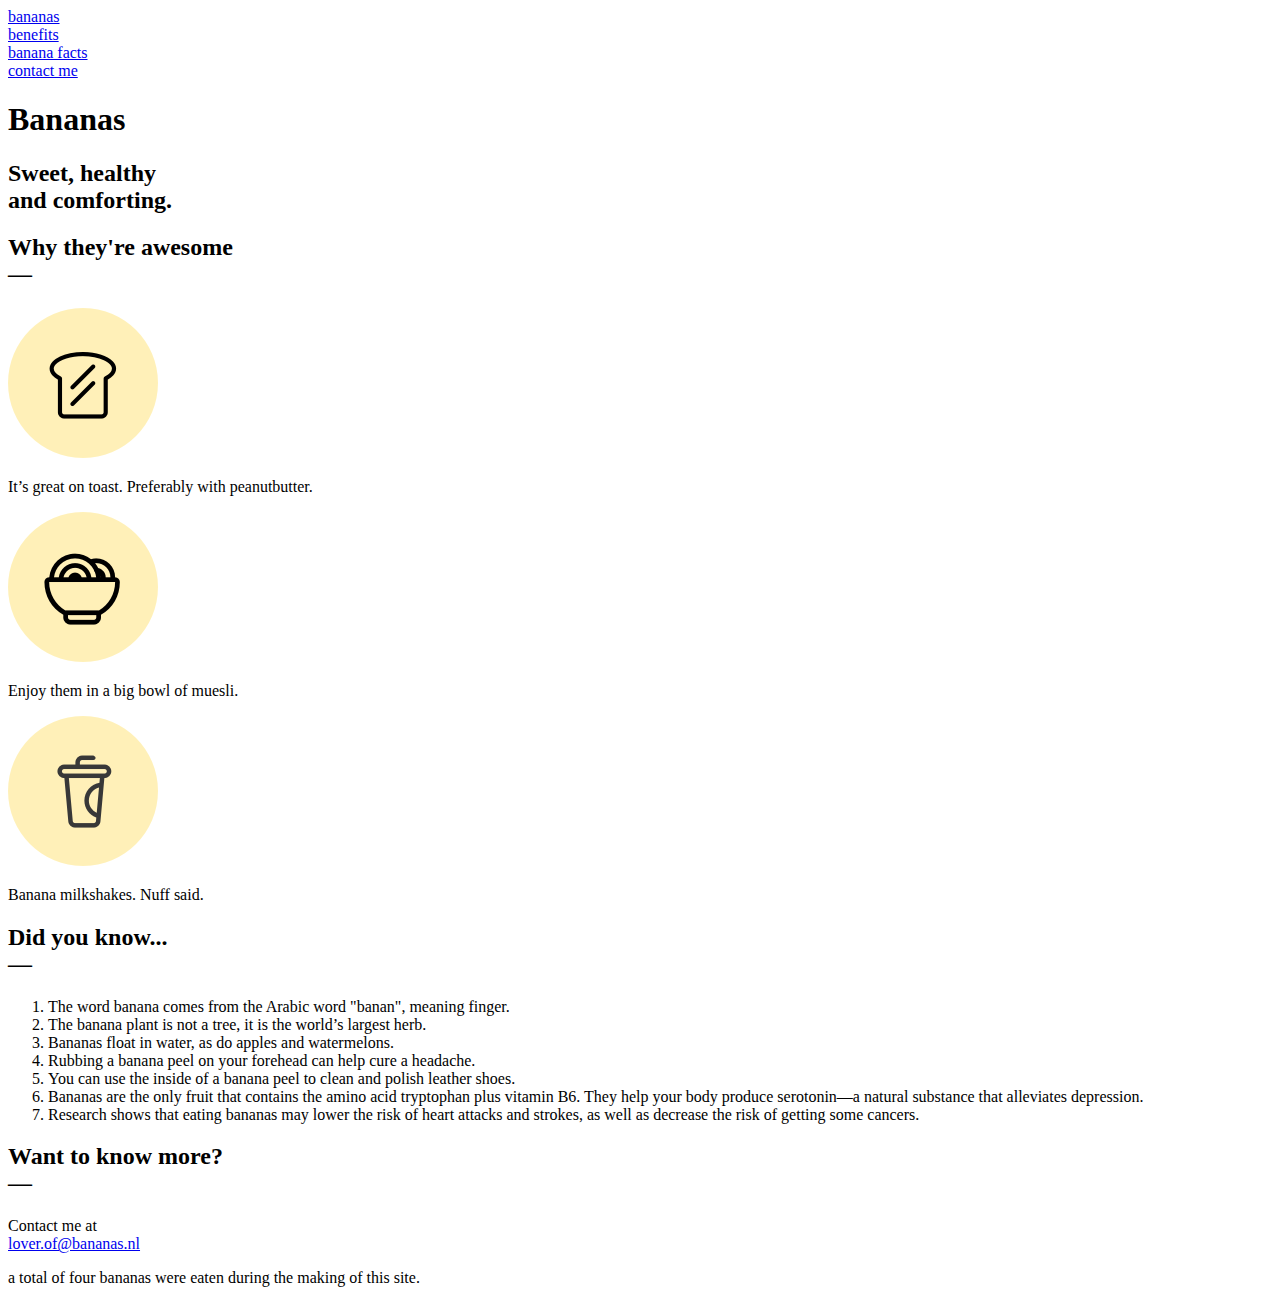
<file: shesharp_lesson/examples/exercise-1/index.html>
<!DOCTYPE html>
<html>
<head>
  <title>Bananas</title>
  <!-- EXERCISE 05. Paste the link to your google fonts here. -->
  <!-- EXERCISE 04. Uncomment below to link to your css -->
  <!-- <link rel="stylesheet" type="text/css" href="style.css"> -->
</head>
<body>

  <!-- Page section - navigation -->
  <header>
    <nav>
      <li class="nav-logo"><a href="/">bananas</a></li>
      <li class="nav-item"><a href="#benefits">benefits</a></li>
      <li class="nav-item"><a href="#facts">banana facts</a></li>
      <li class="nav-item"><a href="#contact">contact me</a></li>
    </nav>
  </header>

  <!-- Page section - landing -->
  <section class="landing">
    <h1 class="landing-title">Bananas</h1>
    <h2 class="landing-subtitle">Sweet, healthy <br>and comforting.</h2>
  </section>

  <!-- Page section - benefits -->
  <section id="benefits" class="benefits">
    <h2 class="section-title">
      Why they're awesome
      <br>&mdash;
    </h2>
    <div class="benefits-row">
      <article class="benefits-column">
        <img src="toast.png" class="benefits-icon">
        <p>
          It’s great on toast. Preferably with peanutbutter.
        </p>
      </article>
      <article class="benefits-column">
        <img src="muesli.png" class="benefits-icon">
        <p>
          Enjoy them in a big bowl of muesli.
        </p>
      </article>
      <article class="benefits-column">
        <img src="milkshake.png" class="benefits-icon">
        <p>
          Banana milkshakes. Nuff said.
        </p>
      </article>
    </div>
  </section>

  <!-- Page section - Did You Know ... -->
  <section id="facts" class="facts">
    <h2 class="section-title">
      Did you know...
      <br>&mdash;
    </h2>
    <ol>
      <li>The word banana comes from the Arabic word "banan", meaning finger.</li>
      <li>The banana plant is not a tree, it is the world’s largest herb.</li>
      <li>Bananas float in water, as do apples and watermelons.</li>
      <li>Rubbing a banana peel on your forehead can help cure a headache.</li>
      <li>You can use the inside of a banana peel to clean and polish leather shoes.</li>
      <li>Bananas are the only fruit that contains the amino acid tryptophan plus vitamin B6. They help your body produce serotonin—a natural substance that alleviates depression.</li>
      <li>Research shows that eating bananas may lower the risk of heart attacks and strokes, as well as decrease the risk of getting some cancers.</li>
    </ol>
  </section>

  <!-- Want to know more? -->
  <section id="contact" class="contact">
    <h2 class="section-title">
      Want to know more?
      <br>&mdash;
    </h2>
    <p>
      Contact me at<br>
      <a href="mailto:lover@bananas.nl">lover.of@bananas.nl</a>
    </p>
  </section>

  <!-- Footer -->
  <footer>
    a total of <span>four</span> bananas were eaten during the making of this site.
  </footer>
</body>
</html>
</file>
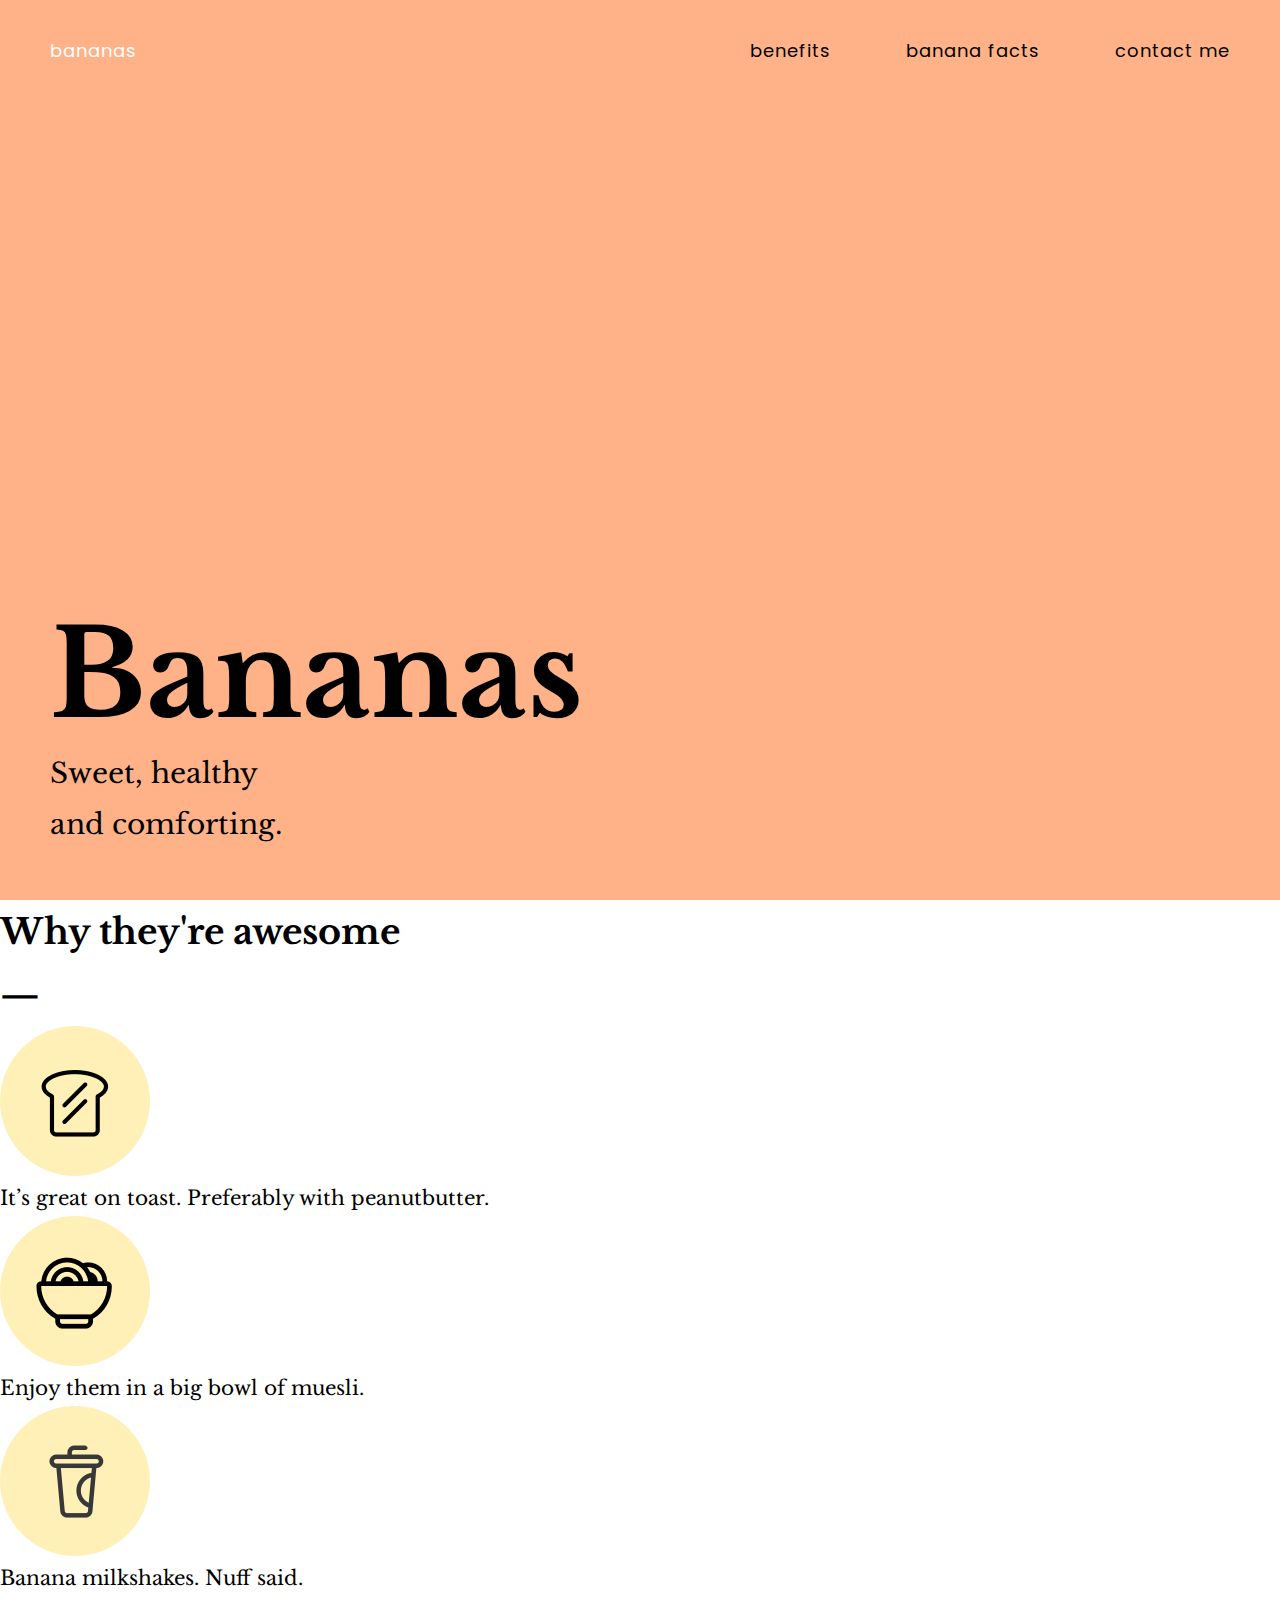
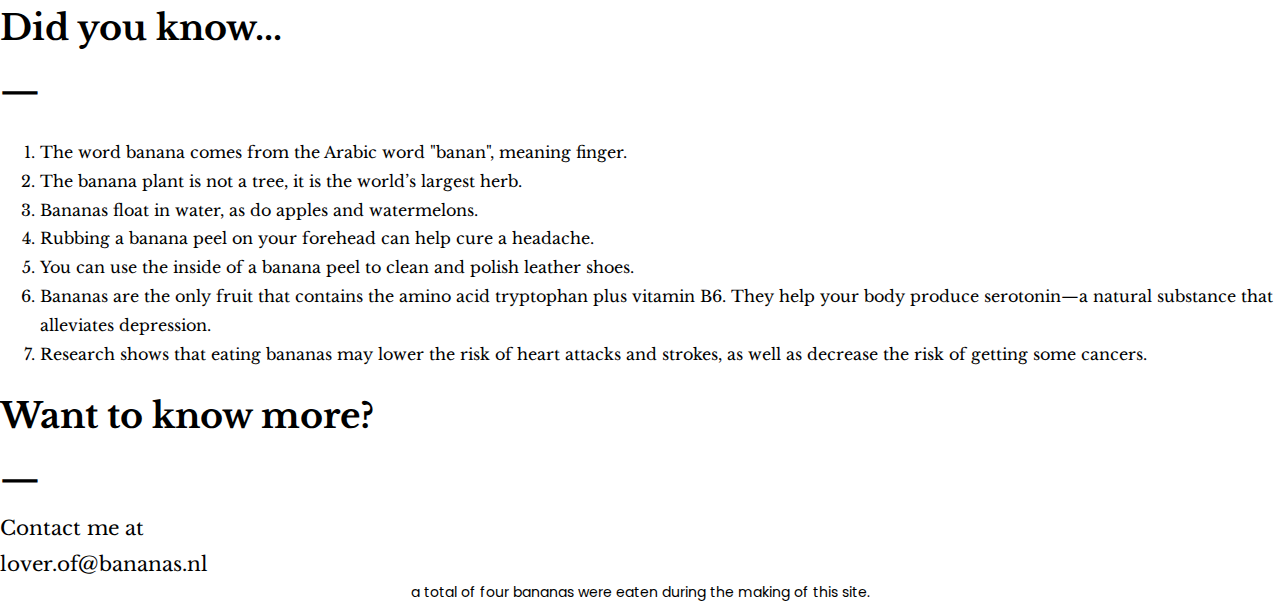
<file: shesharp_lesson/examples/exercise-2/index.html>
<!DOCTYPE html>
<html>
<head>
  <title>Bananas</title>
  <link href="https://fonts.googleapis.com/css?family=Libre+Baskerville:400,700" rel="stylesheet">
  <link href="https://fonts.googleapis.com/css?family=Poppins:400" rel="stylesheet">
  <link rel="stylesheet" type="text/css" href="style.css">
</head>
<body>

  <!-- Page section - navigation -->
  <header>
    <nav>
      <li class="nav-logo"><a href="/">bananas</a></li>
      <li class="nav-item"><a href="#benefits">benefits</a></li>
      <li class="nav-item"><a href="#facts">banana facts</a></li>
      <li class="nav-item"><a href="#contact">contact me</a></li>
    </nav>
  </header>

  <!-- Page section - landing -->
  <section class="landing">
    <h1 class="landing-title">Bananas</h1>
    <h2 class="landing-subtitle">Sweet, healthy <br>and comforting.</h2>
  </section>

  <!-- Page section - benefits -->
  <section id="benefits" class="benefits">
    <h2 class="section-title">
      Why they're awesome
      <br>&mdash;
    </h2>
    <div class="benefits-row">
      <article class="benefits-column">
        <img src="toast.png" class="benefits-icon">
        <p>
          It’s great on toast. Preferably with peanutbutter.
        </p>
      </article>
      <article class="benefits-column">
        <img src="muesli.png" class="benefits-icon">
        <p>
          Enjoy them in a big bowl of muesli.
        </p>
      </article>
      <article class="benefits-column">
        <img src="milkshake.png" class="benefits-icon">
        <p>
          Banana milkshakes. Nuff said.
        </p>
      </article>
    </div>
  </section>

  <!-- Page section - Did You Know ... -->
  <section id="facts" class="facts">
    <h2 class="section-title">
      Did you know...
      <br>&mdash;
    </h2>
    <ol>
      <li>The word banana comes from the Arabic word "banan", meaning finger.</li>
      <li>The banana plant is not a tree, it is the world’s largest herb.</li>
      <li>Bananas float in water, as do apples and watermelons.</li>
      <li>Rubbing a banana peel on your forehead can help cure a headache.</li>
      <li>You can use the inside of a banana peel to clean and polish leather shoes.</li>
      <li>Bananas are the only fruit that contains the amino acid tryptophan plus vitamin B6. They help your body produce serotonin—a natural substance that alleviates depression.</li>
      <li>Research shows that eating bananas may lower the risk of heart attacks and strokes, as well as decrease the risk of getting some cancers.</li>
    </ol>
  </section>

  <!-- Want to know more? -->
  <section id="contact" class="contact">
    <h2 class="section-title">
      Want to know more?
      <br>&mdash;
    </h2>
    <p>
      Contact me at<br>
      <a href="mailto:lover@bananas.nl">lover.of@bananas.nl</a>
    </p>
  </section>

  <!-- Footer -->
  <footer>
    a total of <span>four</span> bananas were eaten during the making of this site.
  </footer>
</body>
</html>
</file>
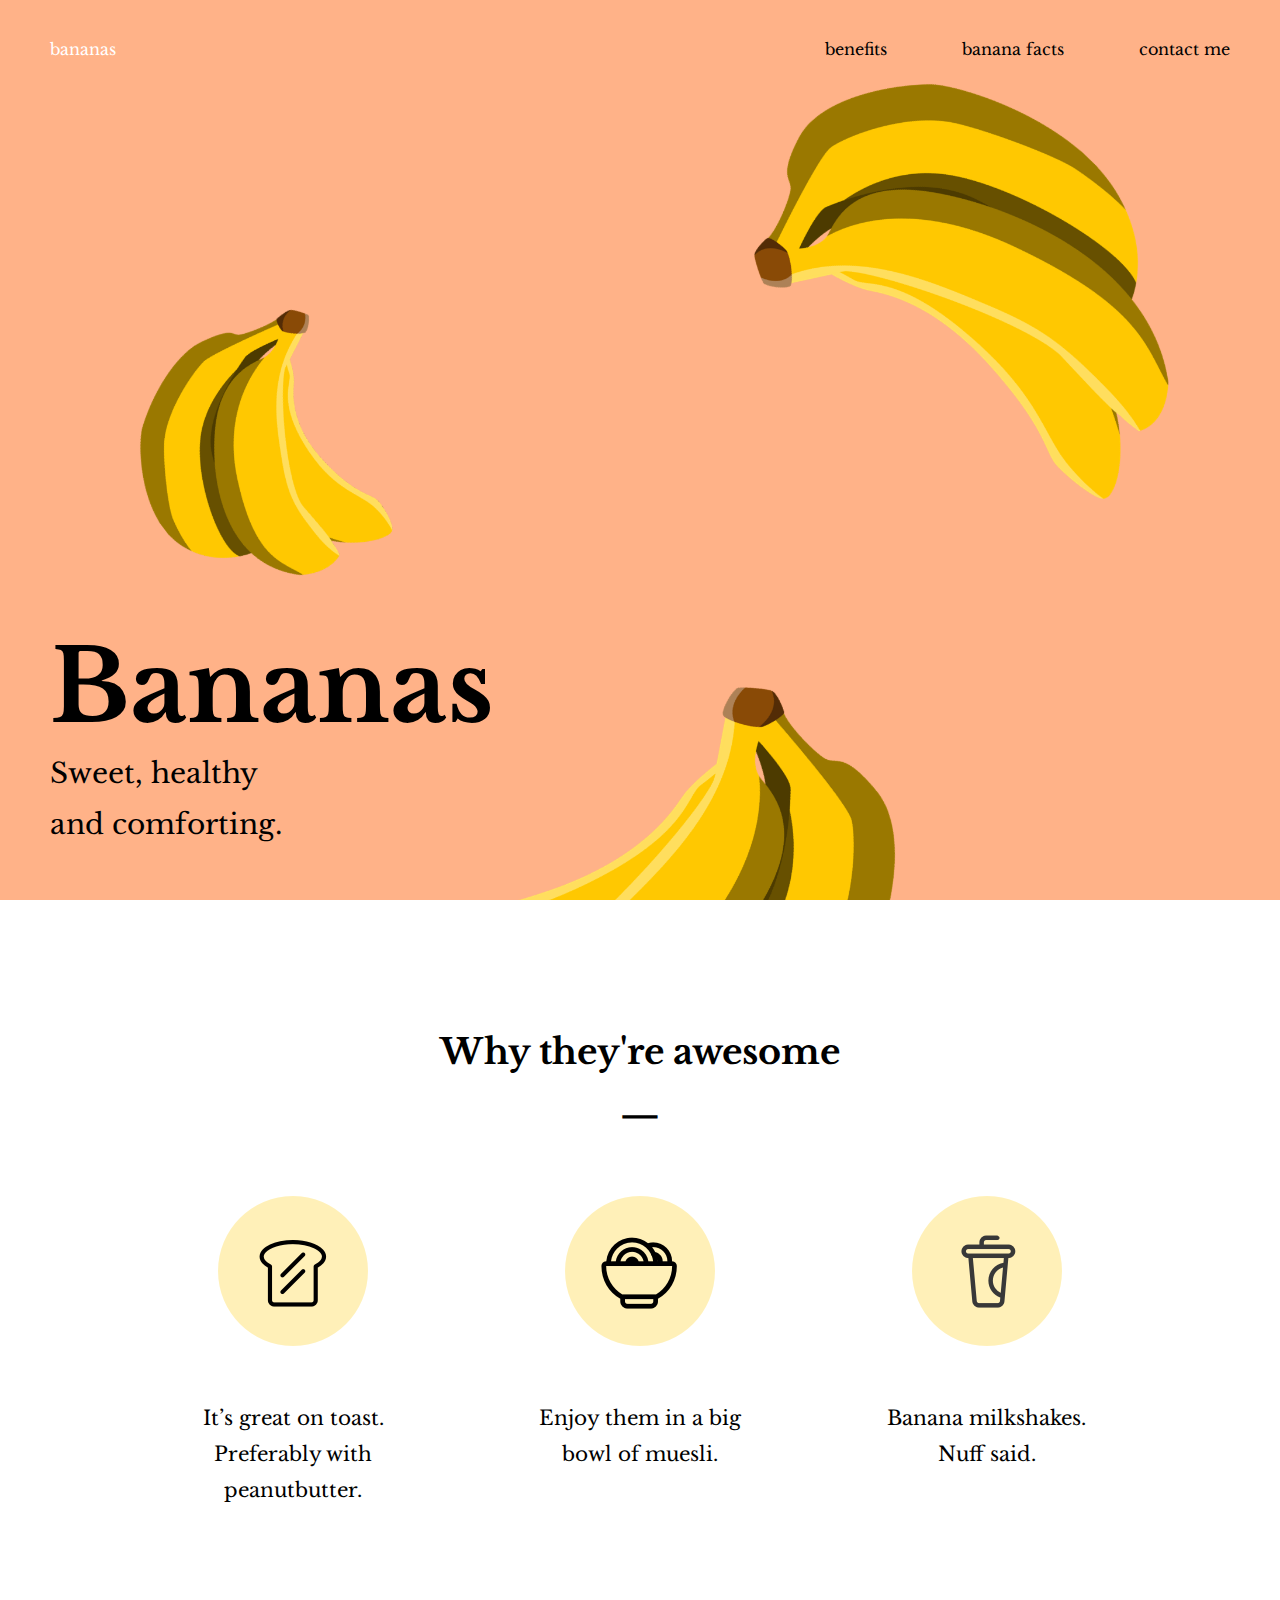
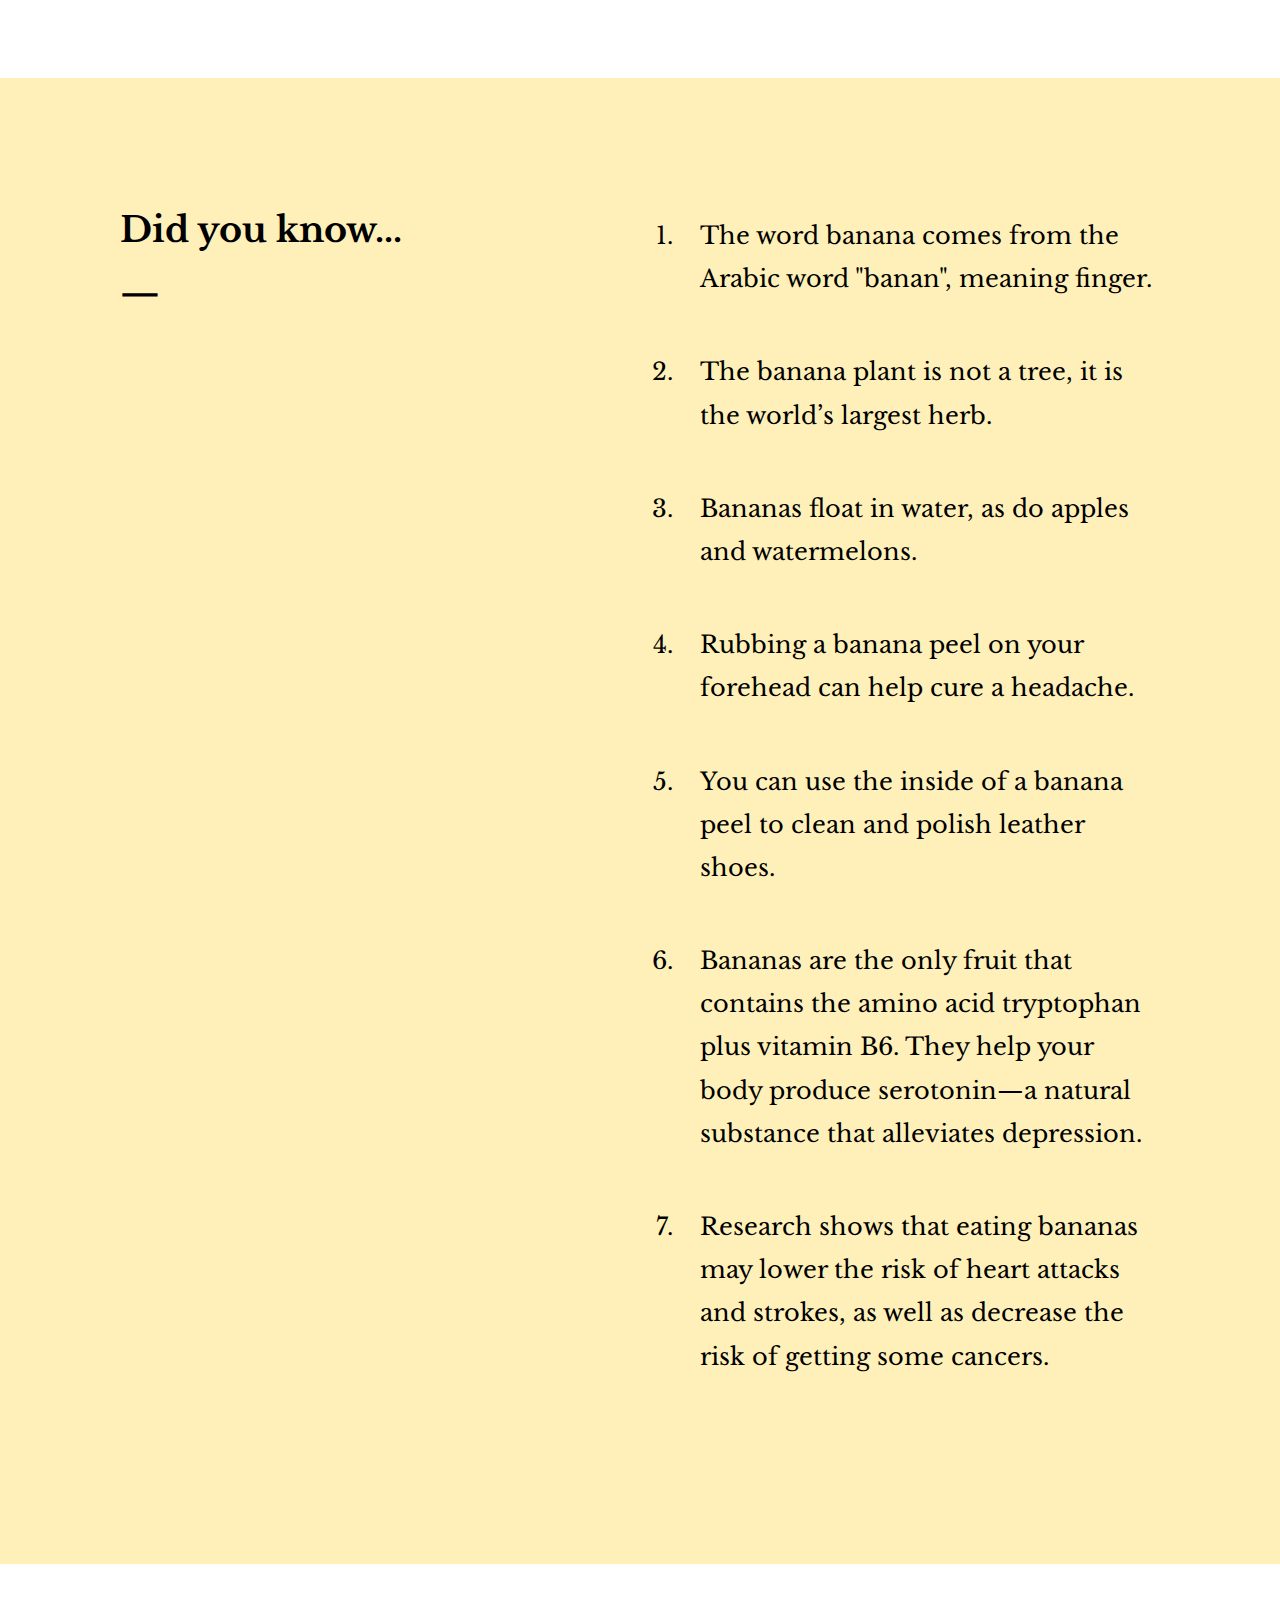
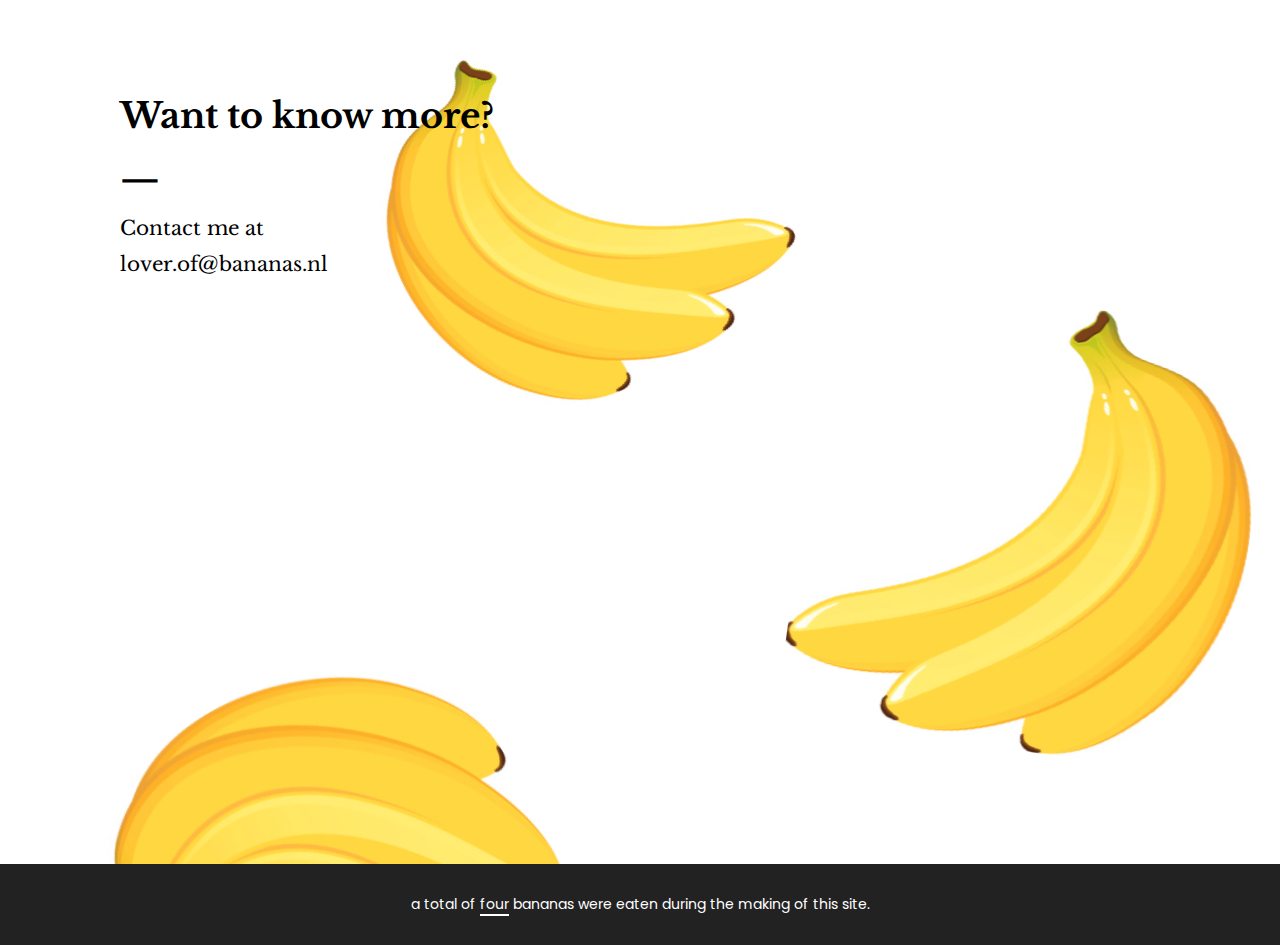
<file: shesharp_lesson/examples/final/index.html>
<!DOCTYPE html>
<html>
<head>
  <title>Bananas</title>
  <link href="https://fonts.googleapis.com/css?family=Libre+Baskerville:400,700" rel="stylesheet">
  <link href="https://fonts.googleapis.com/css?family=Poppins:400" rel="stylesheet">
  <link rel="stylesheet" type="text/css" href="./css/style.css">
</head>
<body>

  <!-- Page section - navigation -->
  <header>
    <nav>
      <li class="nav-logo"><a href="/">bananas</a></li>
      <li class="nav-item"><a href="#benefits">benefits</a></li>
      <li class="nav-item"><a href="#facts">banana facts</a></li>
      <li class="nav-item"><a href="#contact">contact me</a></li>
    </nav>
  </header>

  <!-- Page section - landing -->
  <section class="landing">
    <h1 class="landing-title">Bananas</h1>
    <h2 class="landing-subtitle">Sweet, healthy <br>and comforting.</h2>
  </section>

  <!-- Page section - benefits -->
  <section id="benefits" class="benefits">
    <h2 class="section-title">
      Why they're awesome
      <br>&mdash;
    </h2>
    <div class="benefits-row">
      <article class="benefits-column">
        <img src="./assets/toast.png" class="benefits-icon">
        <p>
          It’s great on toast. Preferably with peanutbutter.
        </p>
      </article>
      <article class="benefits-column">
        <img src="./assets/muesli.png" class="benefits-icon">
        <p>
          Enjoy them in a big bowl of muesli.
        </p>
      </article>
      <article class="benefits-column">
        <img src="./assets/milkshake.png" class="benefits-icon">
        <p>
          Banana milkshakes. Nuff said.
        </p>
      </article>
    </div>
  </section>

  <!-- Page section - Did You Know ... -->
  <section id="facts" class="facts">
    <h2 class="section-title">
      Did you know...
      <br>&mdash;
    </h2>
    <ol>
      <li>The word banana comes from the Arabic word "banan", meaning finger.</li>
      <li>The banana plant is not a tree, it is the world’s largest herb.</li>
      <li>Bananas float in water, as do apples and watermelons.</li>
      <li>Rubbing a banana peel on your forehead can help cure a headache.</li>
      <li>You can use the inside of a banana peel to clean and polish leather shoes.</li>
      <li>Bananas are the only fruit that contains the amino acid tryptophan plus vitamin B6. They help your body produce serotonin—a natural substance that alleviates depression.</li>
      <li>Research shows that eating bananas may lower the risk of heart attacks and strokes, as well as decrease the risk of getting some cancers.</li>
    </ol>
  </section>

  <!-- Want to know more? -->
  <section id="contact" class="contact">
    <h2 class="section-title">
      Want to know more?
      <br>&mdash;
    </h2>
    <p>
      Contact me at<br>
      <a href="mailto:lover@bananas.nl">lover.of@bananas.nl</a>
    </p>
  </section>

  <!-- Footer -->
  <footer>
    a total of <span>four</span> bananas were eaten during the making of this site.
  </footer>
</body>
</html>
</file>
<file: shesharp_lesson/examples/exercise-1/style.css>
@import 'reset.css';
@import 'header.css';

/****************
* Landing
****************/

.landing {
  background-color: #FFB288;
  height: 100vh;
  padding: 50px;

  /* positions its content to bottom of the element */
  display: flex;
  flex-direction: column;
  justify-content: flex-end;
}

.landing h1 {
  font-size: 120px;
}

.landing h2 {
  font-weight: 400;
  font-size: 28px;
}

/****************
* Instructions
*
* Follow along with the lesson and start doing the exercises in numeric order
* Structure your CSS by writing the css blocks in the correct section.
****************/

/* 
EXERCISE 06 - Apply selected google font to page 
HINT: setting it to `html` will set it for all elements inside html tag 
*/

/* 
EXERCISE 07 - Apply background image to the landing section 
Make sure positioning and size is correct. 
Do we need another CSS selector or is there an existing one?
*/







/****************
* Benefits
****************/
/* 
EXERCISE 08 - Create three columns in the benefits section
HINT: use `display: flex` to get them to align as columns
*/



/****************
* Facts
****************/
/* 
EXERCISE 09 - Create two columns
HINT: Look at benefits section 
*/



/****************
* Contact
****************/
/* 
EXERCISE 10 - Apply dimension and an image to this section 
Make sure positioning and size is correct.
*/



/****************
* Footer
****************/




/* 
EXERCISE (BONUS) - Apply interesting hover effects to the links.
EXERCISE (BONUS) - Make your site mobile friendly without using media-queries.
EXERCISE (BONUS) - Structure your css by seperating the CSS into multiple files and use @import to reassemble into style.css
*/
</file>
<file: shesharp_lesson/examples/exercise-2/style.css>
@import 'reset.css';
@import 'header.css';

/****************
* Landing
****************/

.landing {
  background-color: #FFB288;

  height: 100vh;
  padding: 50px;

  /* positions its content to bottom of the element */
  display: flex;
  flex-direction: column;
  justify-content: flex-end;
}

.landing h1 {
  font-size: 120px;
}

.landing h2 {
  font-weight: 400;
  font-size: 28px;
}


/********************
 * Typography
 ********************/

html {
  font-family: 'Libre Baskerville', serif;
}

h2, li, p {
  line-height: 1.8;
}

h2 {
  font-size: 35px;
}

p {
  font-size: 20px;
}


/****************
* Instructions
*
* Follow along with the lesson and start doing the exercises in numeric order
* Structure your CSS by writing the css blocks in the correct section.
****************/






/****************
* Benefits
****************/
/* 
EXERCISE 08 - Create three columns in the benefits section
HINT: use `display: flex` to get them to align as columns
*/



/****************
* Facts
****************/
/* 
EXERCISE 09 - Create two columns
HINT: Look at benefits section 
*/


/****************
* Contact
****************/
/* 
EXERCISE 10 - Apply dimension and an image to this section 
Make sure positioning and size is correct.
*/



/****************
* Footer
****************/

footer {
  text-align: center;
  font-family: 'Poppins', sans-serif;
  font-size: 14px;
  font-weight: normal;
}

/* 
EXERCISE (BONUS) - Apply interesting hover effects to the links.
EXERCISE (BONUS) - Make your site mobile friendly without using media-queries.
EXERCISE (BONUS) - Structure your css by seperating the CSS into multiple files and use @import to reassemble into style.css
*/
</file>
<file: shesharp_lesson/examples/final/css/style.css>
@import './partials/reset.css';
@import './partials/typography.css';
@import './partials/header.css';
@import './partials/landing.css';
@import './partials/benefits.css';
@import './partials/facts.css';
@import './partials/contact.css';
@import './partials/footer.css';
</file>
